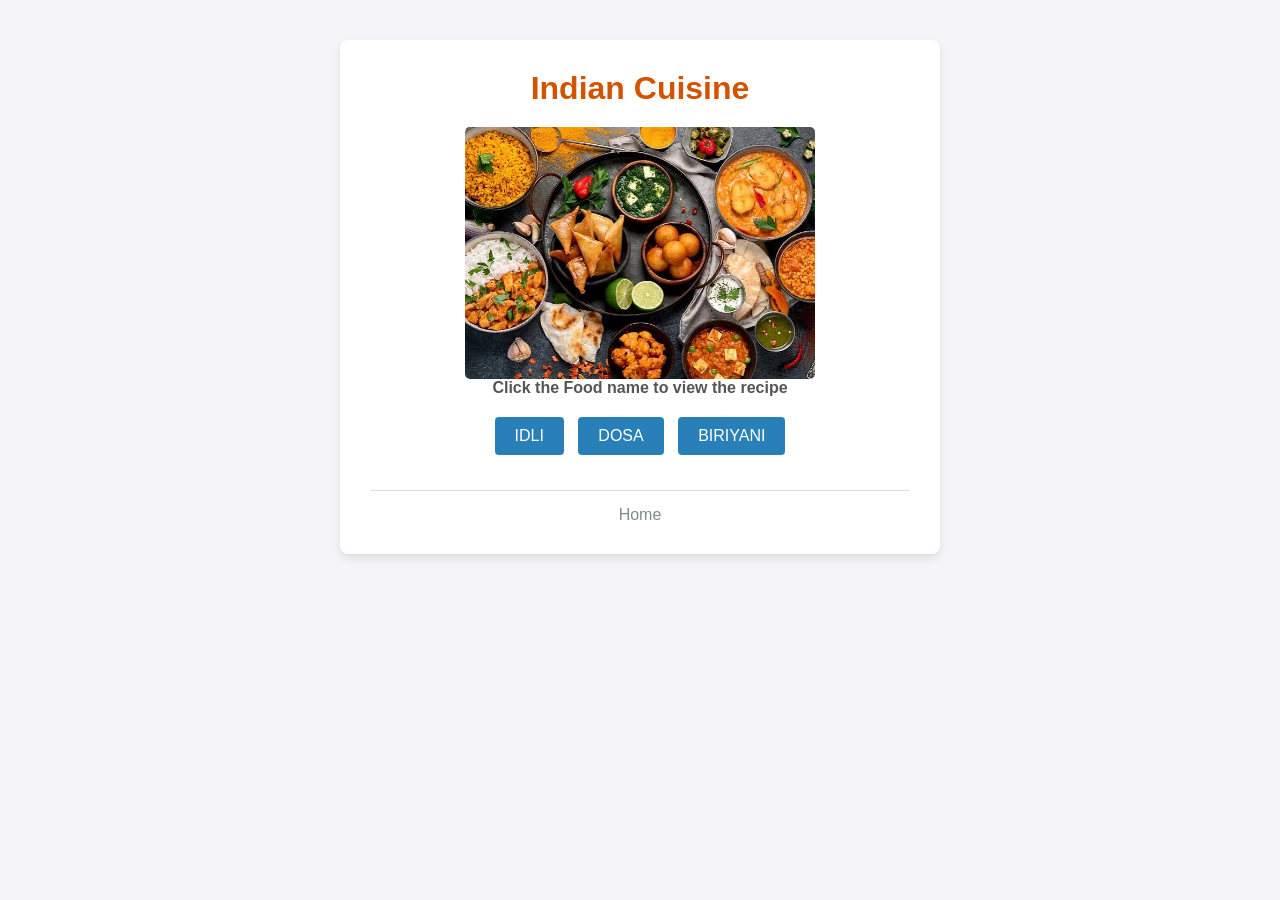
<file: recipe/index.html>
<!DOCTYPE html>
<html lang="en">
<head>
    <meta charset="UTF-8">
    <meta name="viewport" content="width=device-width, initial-scale=1.0">
    <title>Food Recipe</title>
    <link rel="stylesheet" href="styles.css">
</head>
<body>
    <div class="container">
        <header>
            <h1>Indian Cuisine</h1>
        </header>

        <main>
            <div class="image-wrapper">
                <img src="sub_recipes/images/food.jpg" alt="Delicious Indian Food" class="main-img">
            </div>
            
            <h5>Click the Food name to view the recipe</h5>
            
            <div class="recipe-links">
                <a href="sub_recipes/idli.html" class="btn">IDLI</a>
                <a href="sub_recipes/dosa.html" class="btn">DOSA</a>
                <a href="sub_recipes/biriyani.html" class="btn">BIRIYANI</a>
            </div>
        </main>

        <footer>
            <a href="index.html" class="home-link">Home</a>
        </footer>
    </div>
</body>
</html>
</file>
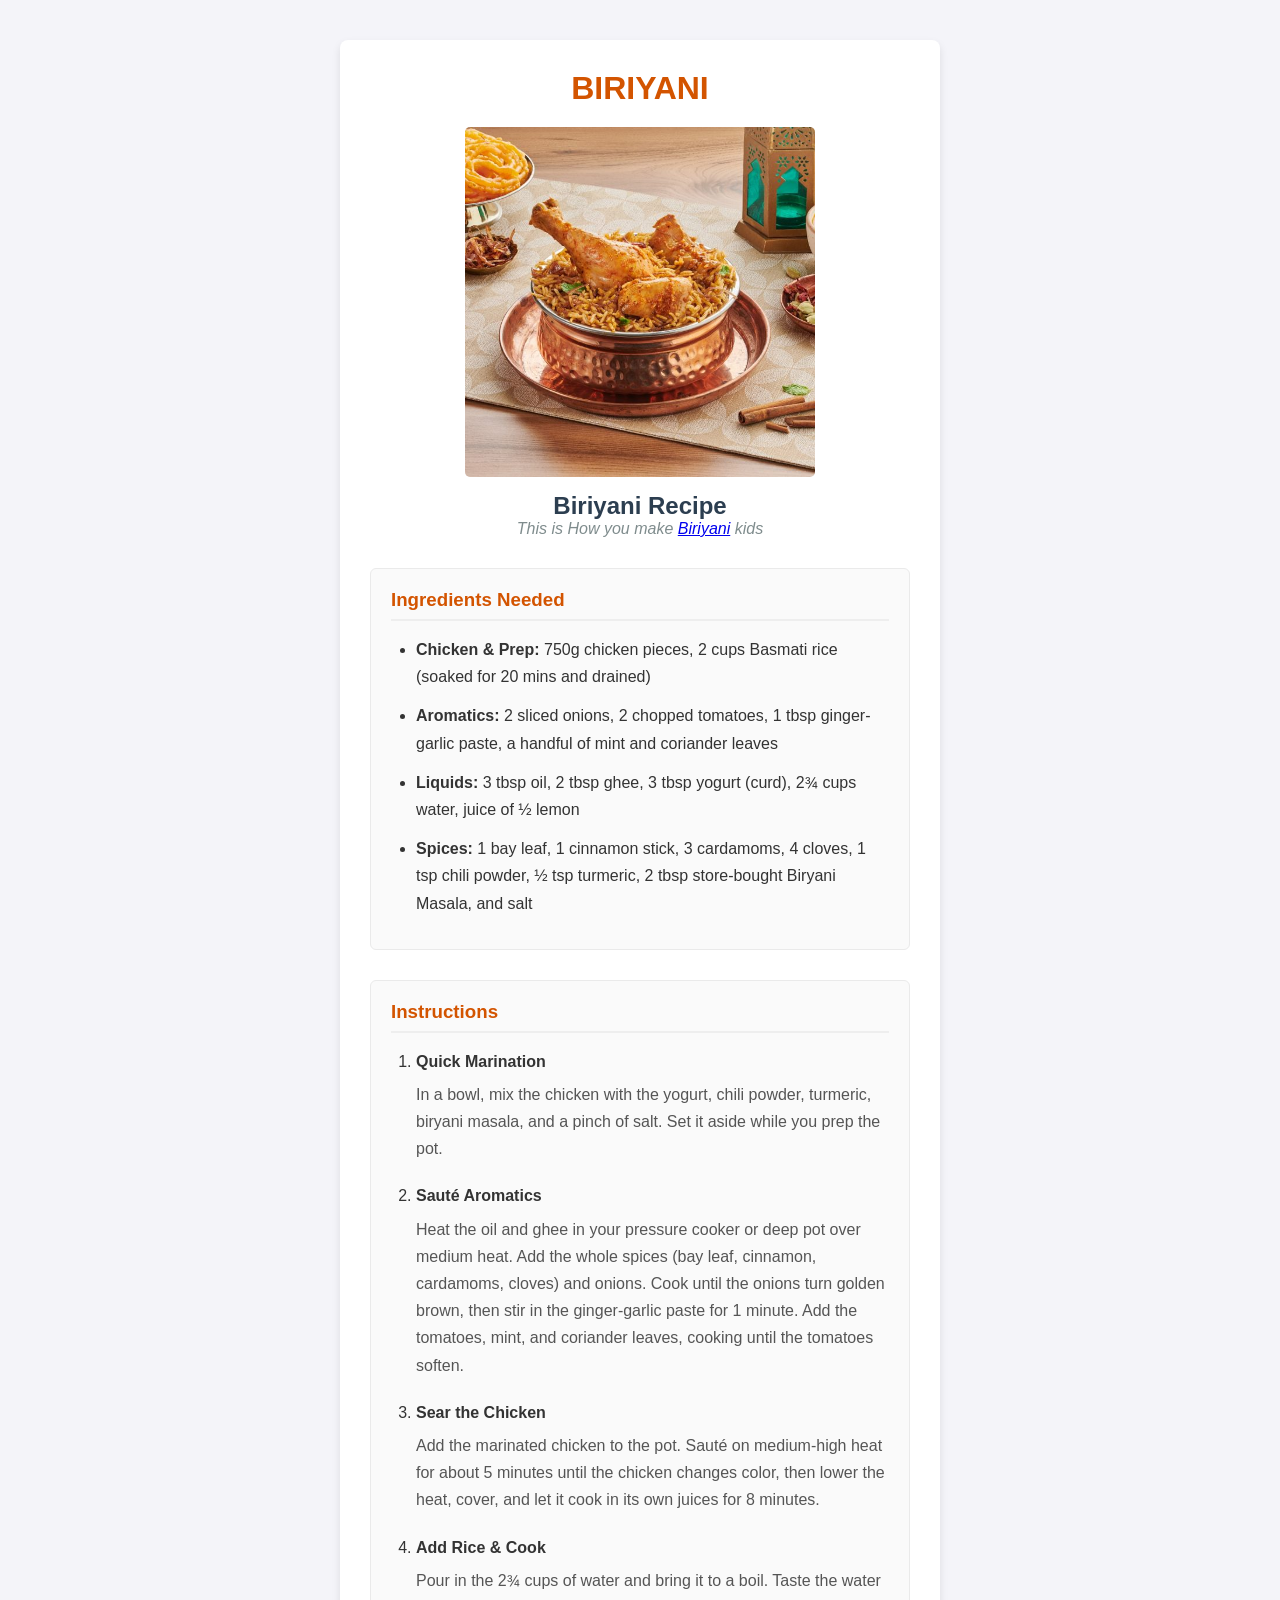
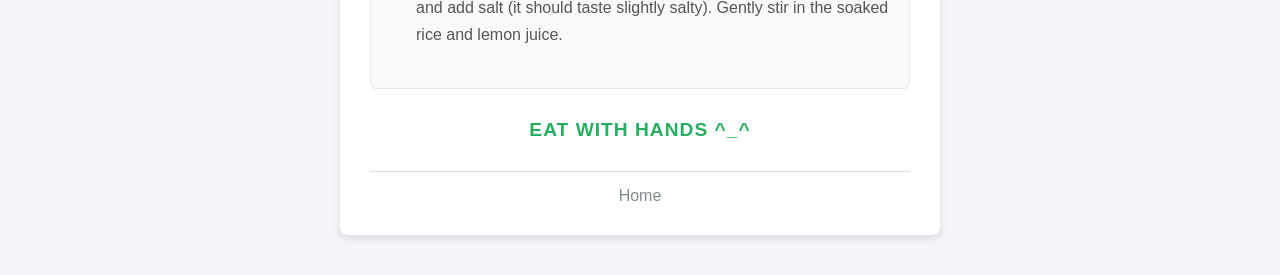
<file: recipe/sub_recipes/biriyani.html>
<!DOCTYPE html>
<html lang="en">
<head>
    <meta charset="UTF-8">
    <meta name="viewport" content="width=device-width, initial-scale=1.0">
    <title>Biriyani Recipe</title>
    <link rel="stylesheet" href="../styles.css">
</head>
<body>
    <div class="container recipe-card">
        <header>
            <h1>BIRIYANI</h1>
        </header>
        
        <main>
            <div class="image-wrapper">
                <img src="images/biriyani.jpg" alt="Biriyani" class="main-img">
            </div>
            
            <h2>Biriyani Recipe</h2>
            <p class="recipe-intro">
                This is How you make <a href="biriyani.html">Biriyani</a> kids
            </p>

            <div class="recipe-section">
                <h3>Ingredients Needed</h3>
                <ul class="ingredient-list">
                    <li><strong>Chicken & Prep:</strong> 750g chicken pieces, 2 cups Basmati rice (soaked for 20 mins and drained)</li>
                    <li><strong>Aromatics:</strong> 2 sliced onions, 2 chopped tomatoes, 1 tbsp ginger-garlic paste, a handful of mint and coriander leaves</li>
                    <li><strong>Liquids:</strong> 3 tbsp oil, 2 tbsp ghee, 3 tbsp yogurt (curd), 2¾ cups water, juice of ½ lemon</li>
                    <li><strong>Spices:</strong> 1 bay leaf, 1 cinnamon stick, 3 cardamoms, 4 cloves, 1 tsp chili powder, ½ tsp turmeric, 2 tbsp store-bought Biryani Masala, and salt</li>
                </ul>
            </div>

            <div class="recipe-section">
                <h3>Instructions</h3>
                <ol class="instruction-list">
                    <li>
                        <strong>Quick Marination</strong>
                        <p>In a bowl, mix the chicken with the yogurt, chili powder, turmeric, biryani masala, and a pinch of salt. Set it aside while you prep the pot.</p>
                    </li>
                    <li>
                        <strong>Sauté Aromatics</strong>
                        <p>Heat the oil and ghee in your pressure cooker or deep pot over medium heat. Add the whole spices (bay leaf, cinnamon, cardamoms, cloves) and onions. Cook until the onions turn golden brown, then stir in the ginger-garlic paste for 1 minute. Add the tomatoes, mint, and coriander leaves, cooking until the tomatoes soften.</p>
                    </li>
                    <li>
                        <strong>Sear the Chicken</strong>
                        <p>Add the marinated chicken to the pot. Sauté on medium-high heat for about 5 minutes until the chicken changes color, then lower the heat, cover, and let it cook in its own juices for 8 minutes.</p>
                    </li>
                    <li>
                        <strong>Add Rice & Cook</strong>
                        <p>Pour in the 2¾ cups of water and bring it to a boil. Taste the water and add salt (it should taste slightly salty). Gently stir in the soaked rice and lemon juice.</p>
                    </li>
                </ol>
            </div>

            <h4 class="enjoy-text">EAT WITH HANDS ^_^</h4>
        </main>

        <footer>
            <a href="../index.html" class="home-link">Home</a>
        </footer>
    </div>
</body>
</html>
</file>
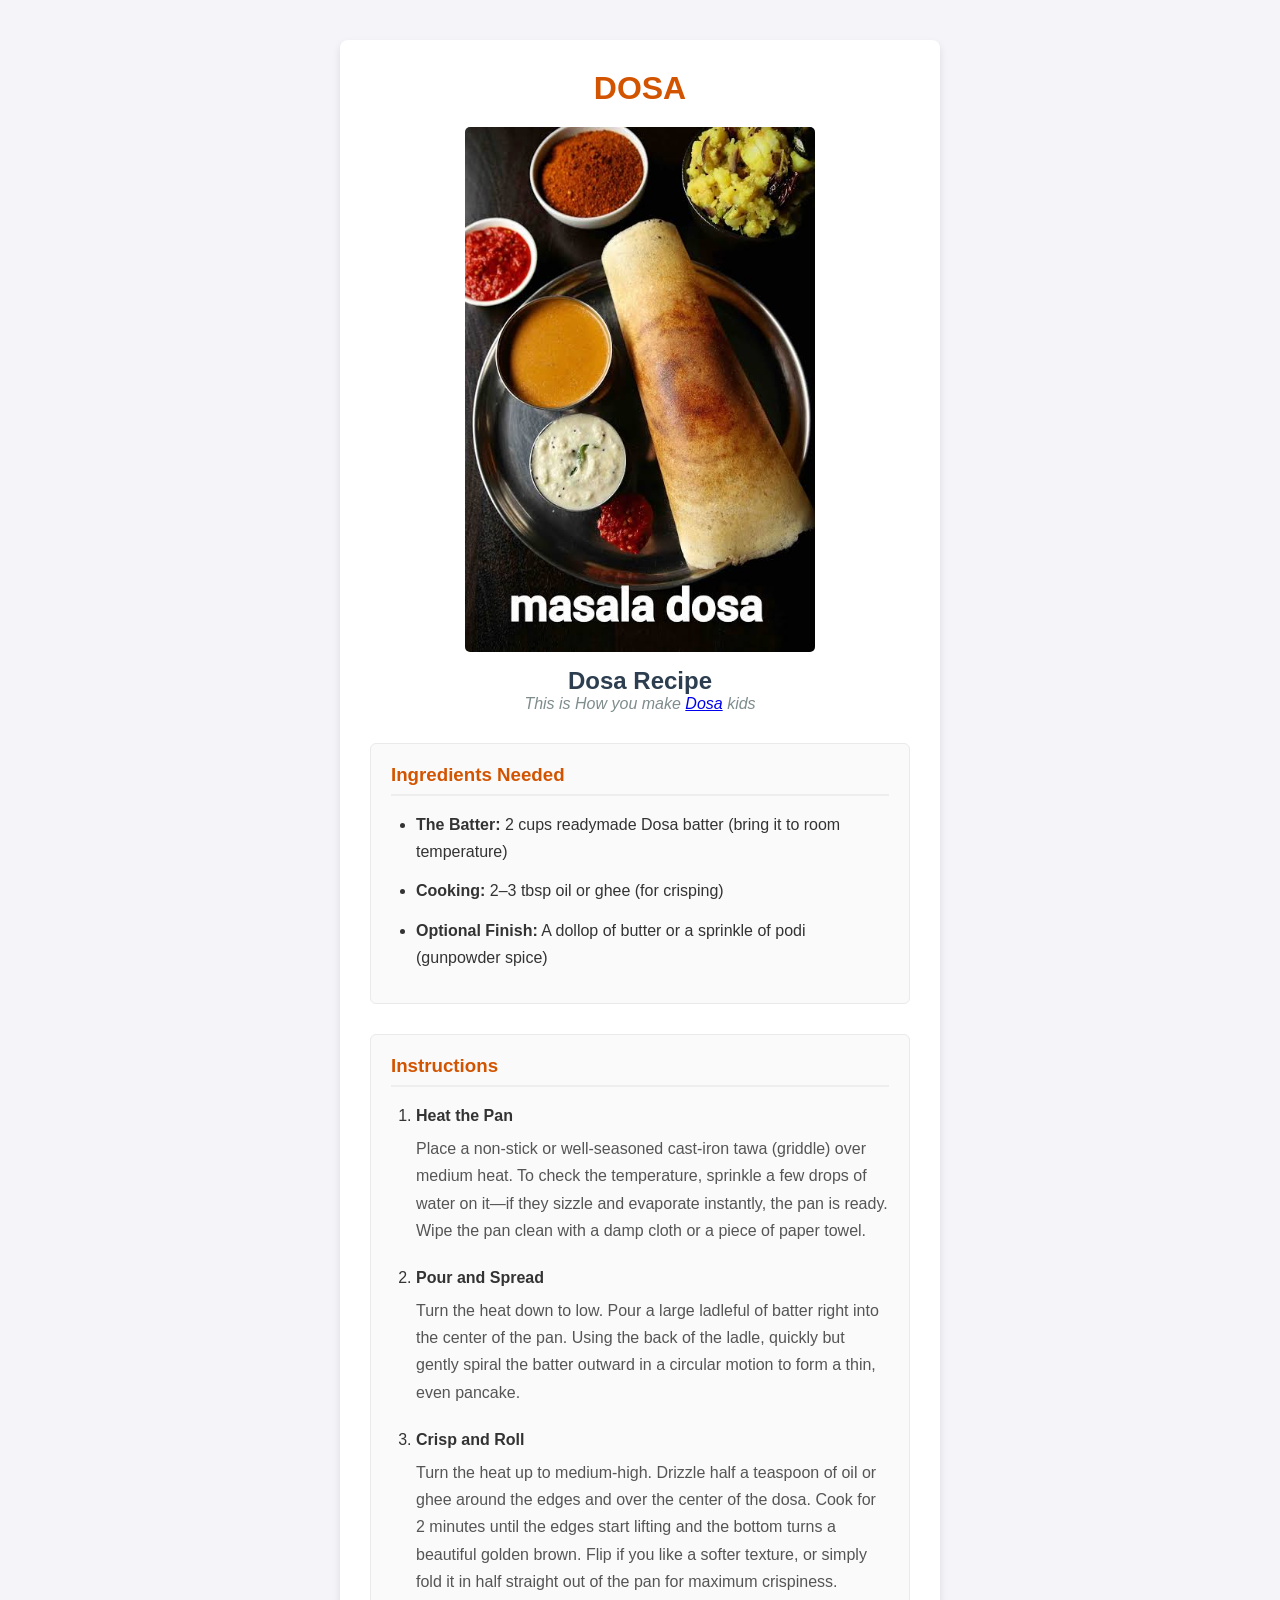
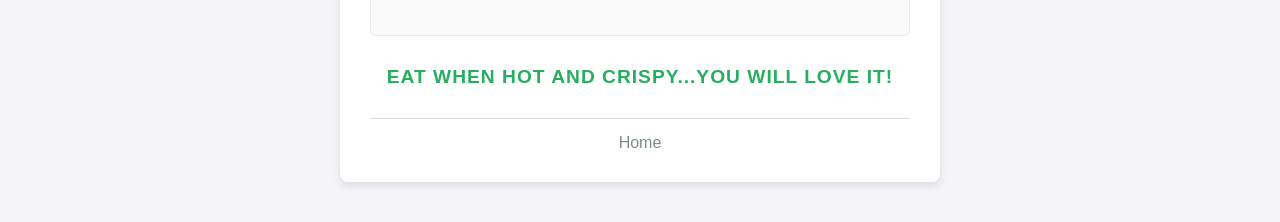
<file: recipe/sub_recipes/dosa.html>
<!DOCTYPE html>
<html lang="en">
<head>
    <meta charset="UTF-8">
    <meta name="viewport" content="width=device-width, initial-scale=1.0">
    <title>Dosa Recipe</title>
    <link rel="stylesheet" href="../styles.css">
</head>
<body>
    <div class="container recipe-card">
        <header>
            <h1>DOSA</h1>
        </header>

        <main>
            <div class="image-wrapper">
                <img src="images/dosa.jpg" alt="Dosa" class="main-img">
            </div>
            
            <h2>Dosa Recipe</h2>
            <p class="recipe-intro">
                This is How you make <a href="dosa.html">Dosa</a> kids
            </p>

            <div class="recipe-section">
                <h3>Ingredients Needed</h3>
                <ul class="ingredient-list">
                    <li><strong>The Batter:</strong> 2 cups readymade Dosa batter (bring it to room temperature)</li>
                    <li><strong>Cooking:</strong> 2–3 tbsp oil or ghee (for crisping)</li>
                    <li><strong>Optional Finish:</strong> A dollop of butter or a sprinkle of podi (gunpowder spice)</li>
                </ul>
            </div>

            <div class="recipe-section">
                <h3>Instructions</h3>
                <ol class="instruction-list">
                    <li>
                        <strong>Heat the Pan</strong>
                        <p>Place a non-stick or well-seasoned cast-iron tawa (griddle) over medium heat. To check the temperature, sprinkle a few drops of water on it—if they sizzle and evaporate instantly, the pan is ready. Wipe the pan clean with a damp cloth or a piece of paper towel.</p>
                    </li>
                    <li>
                        <strong>Pour and Spread</strong>
                        <p>Turn the heat down to low. Pour a large ladleful of batter right into the center of the pan. Using the back of the ladle, quickly but gently spiral the batter outward in a circular motion to form a thin, even pancake.</p>
                    </li>
                    <li>
                        <strong>Crisp and Roll</strong>
                        <p>Turn the heat up to medium-high. Drizzle half a teaspoon of oil or ghee around the edges and over the center of the dosa. Cook for 2 minutes until the edges start lifting and the bottom turns a beautiful golden brown. Flip if you like a softer texture, or simply fold it in half straight out of the pan for maximum crispiness.</p>
                    </li>
                </ol>
            </div>
            
            <h4 class="enjoy-text">EAT WHEN HOT AND CRISPY...YOU WILL LOVE IT!</h4>
        </main>

        <footer>
            <a href="../index.html" class="home-link">Home</a>
        </footer>
    </div>
</body>
</html>
</file>
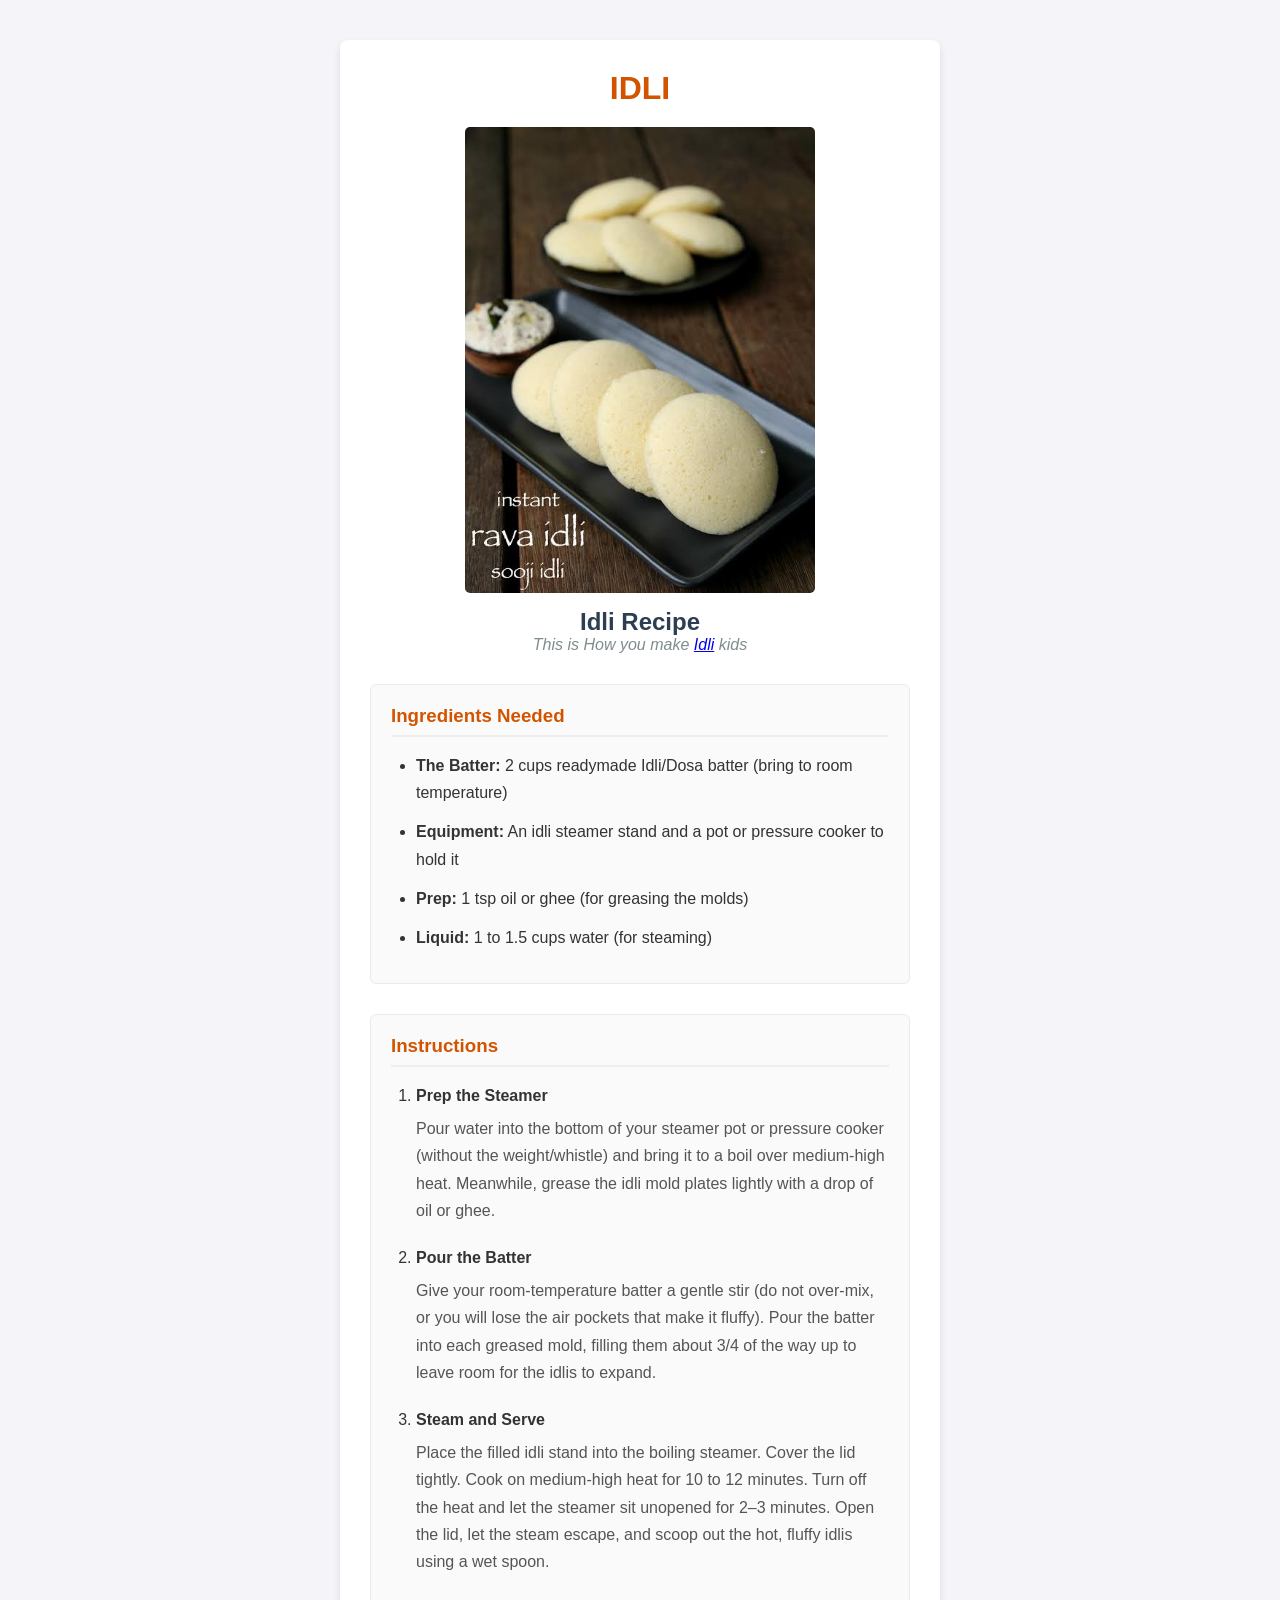
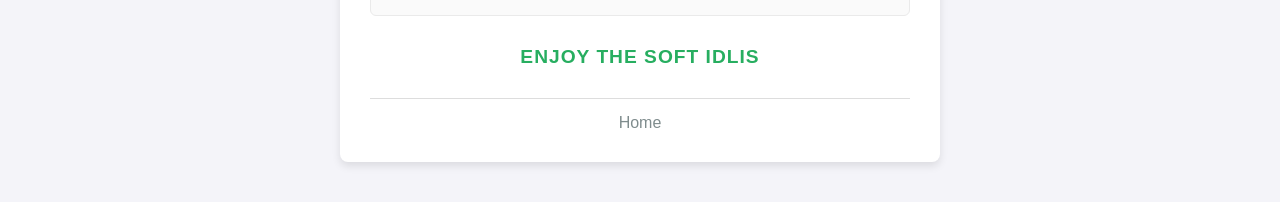
<file: recipe/sub_recipes/idli.html>
<!DOCTYPE html>
<html lang="en">
<head>
    <meta charset="UTF-8">
    <meta name="viewport" content="width=device-width, initial-scale=1.0">
    <title>Idli Recipe</title>
    <link rel="stylesheet" href="../styles.css">
</head>
<body>
    <div class="container recipe-card">
        <header>
            <h1>IDLI</h1>
        </header>

        <main>
            <div class="image-wrapper">
                <img src="images/idli.jpg" alt="Idli" class="main-img">
            </div>
            
            <h2>Idli Recipe</h2>
            <p class="recipe-intro">
                This is How you make <a href="idli.html">Idli</a> kids
            </p>

            <div class="recipe-section">
                <h3>Ingredients Needed</h3>
                <ul class="ingredient-list">
                    <li><strong>The Batter:</strong> 2 cups readymade Idli/Dosa batter (bring to room temperature)</li>
                    <li><strong>Equipment:</strong> An idli steamer stand and a pot or pressure cooker to hold it</li>
                    <li><strong>Prep:</strong> 1 tsp oil or ghee (for greasing the molds)</li>
                    <li><strong>Liquid:</strong> 1 to 1.5 cups water (for steaming)</li>
                </ul>
            </div>

            <div class="recipe-section">
                <h3>Instructions</h3>
                <ol class="instruction-list">
                    <li>
                        <strong>Prep the Steamer</strong>
                        <p>Pour water into the bottom of your steamer pot or pressure cooker (without the weight/whistle) and bring it to a boil over medium-high heat. Meanwhile, grease the idli mold plates lightly with a drop of oil or ghee.</p>
                    </li>
                    <li>
                        <strong>Pour the Batter</strong>
                        <p>Give your room-temperature batter a gentle stir (do not over-mix, or you will lose the air pockets that make it fluffy). Pour the batter into each greased mold, filling them about 3/4 of the way up to leave room for the idlis to expand.</p>
                    </li>
                    <li>
                        <strong>Steam and Serve</strong>
                        <p>Place the filled idli stand into the boiling steamer. Cover the lid tightly. Cook on medium-high heat for 10 to 12 minutes. Turn off the heat and let the steamer sit unopened for 2–3 minutes. Open the lid, let the steam escape, and scoop out the hot, fluffy idlis using a wet spoon.</p>
                    </li>
                </ol>
            </div>

            <h4 class="enjoy-text">ENJOY THE SOFT IDLIS</h4>
        </main>

        <footer>
            <a href="../index.html" class="home-link">Home</a>
        </footer>
    </div>
</body>
</html>
</file>
<file: recipe/styles.css>
* {
    margin: 0;
    padding: 0;
    box-sizing: border-box; 
}

body {
    font-family: Arial, sans-serif;
    background-color: #f4f4f9; 
    color: #333;
}

.container {
    width: 90%;
    max-width: 600px;
    margin: 40px auto; /* Centering a block element horizontally */
    background-color: #ffffff;
    padding: 30px;
    border-radius: 8px; /* Rounded corners */
    box-shadow: 0 4px 8px rgba(0,0,0,0.1); /* Gives the card a 3D effect */
    text-align: center; /* Centers inline elements (like text and the <a> tags) */
    
    position: relative; /* Set to relative so if you want to use absolute positioning later, it stays contained here */
}

h1 {
    color: #d35400; 
    margin-bottom: 20px;
}

h5 {
    margin-bottom: 15px;
    color: #555;
    font-size: 16px;
}

.main-img {
    width: 100%;
    max-width: 350px;
    height: auto;
    border-radius: 5px;
    margin-bottom: 20px;
    
    display: block; /* Images are inline by default. Changing to block lets us center it with margins */
    margin: 0 auto; /* Centers the image */
}

.btn {
    display: inline-block; /* Allows margins/padding, but keeps them on the same line */
    background-color: #2980b9;
    color: white;
    text-decoration: none; /* Removes the default blue underline */
    padding: 10px 20px;
    margin: 5px;
    border-radius: 4px;
}

/* Hover state for user feedback */
.btn:hover {
    background-color: #1c5980;
}

footer {
    margin-top: 30px;
    padding-top: 15px;
    border-top: 1px solid #ddd;
}

.home-link {
    display: block; /* Forces the link to take up its own line, pushing it below everything else */
    color: #7f8c8d;
    text-decoration: none;
}

.home-link:hover {
    text-decoration: underline;
}



/* =========================================
   RECIPE PAGE SPECIFIC STYLES 
   ========================================= */


h2 {
    color: #2c3e50;
    margin-top: 15px;
    font-size: 24px;
}

h3 {
    color: #d35400; 
    border-bottom: 2px solid #eee; /* Adds a clean divider line */
    padding-bottom: 8px;
    margin-bottom: 15px;
}

.recipe-intro {
    font-style: italic;
    color: #7f8c8d;
    margin-bottom: 30px;
}


.recipe-section {
    margin-bottom: 30px;
    text-align: left; /* Overrides the center-alignment from the parent .container */
    background-color: #fafafa; 
    padding: 20px;
    border-radius: 6px;
    border: 1px solid #eaeaea; 
}

.ingredient-list, 
.instruction-list {
    padding-left: 25px; 
    line-height: 1.7; 
}

.ingredient-list li {
    margin-bottom: 12px;
}

.instruction-list li {
    margin-bottom: 20px;
    color: #333;
}

.instruction-list p {
    margin-top: 6px;
    color: #555; 
}

.enjoy-text {
    color: #27ae60; 
    margin: 30px 0;
    font-size: 1.2rem;
    letter-spacing: 1px; /* Spreads the letters out slightly */
}
</file>
